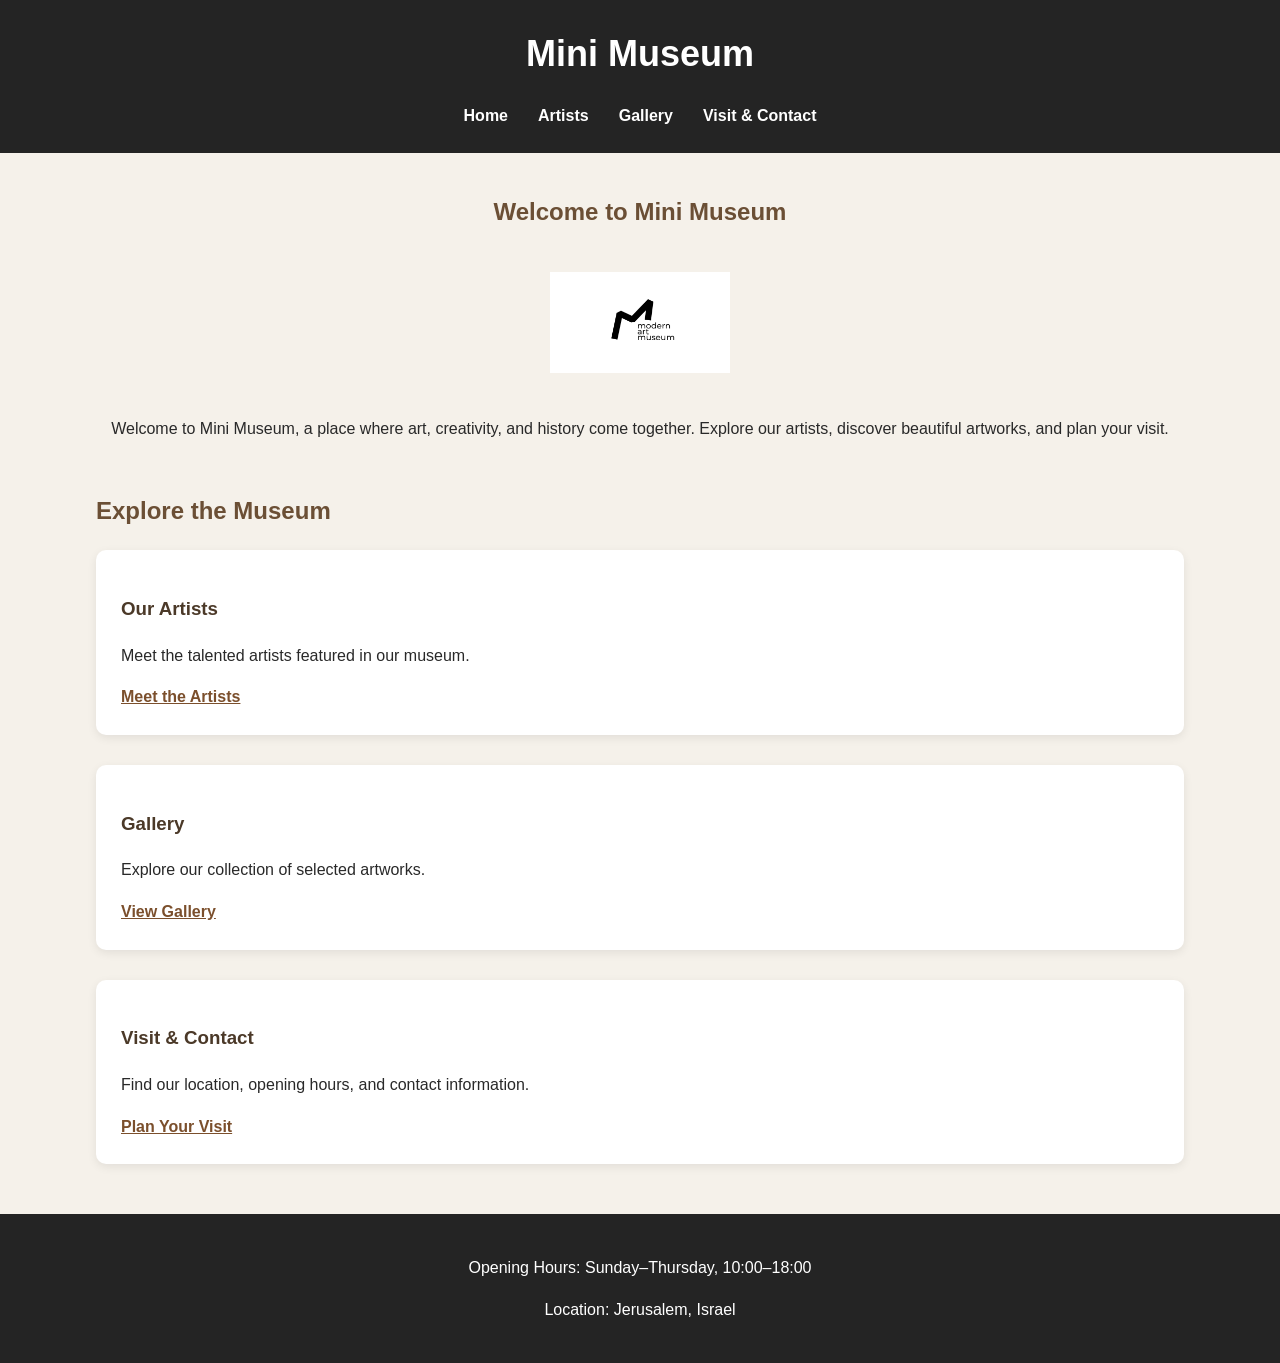
<file: index.html>
<!DOCTYPE html>
<html lang="en">
<head>
    <meta charset="UTF-8">
    <meta name="viewport" content="width=device-width, initial-scale=1.0">
    <link rel="stylesheet" href="style.css">
    <title>Mini Museum - Home</title>
</head>

<body>

<header>
    <h1>Mini Museum</h1>

    <nav>
        <a href="index.html">Home</a>
        <a href="artists.html">Artists</a>
        <a href="gallery.html">Gallery</a>
        <a href="visit.html">Visit & Contact</a>
    </nav>
</header>

<main>

    <section>
        <h2>Welcome to Mini Museum</h2>

<img src="img/logo.gif" alt="Mini Museum logo">
        <p>
            Welcome to Mini Museum, a place where art, creativity,
            and history come together. Explore our artists,
            discover beautiful artworks, and plan your visit.
        </p>
    </section>

    <section>
        <h2>Explore the Museum</h2>

        <article>
            <h3>Our Artists</h3>
            <p>Meet the talented artists featured in our museum.</p>
            <a href="artists.html">Meet the Artists</a>
        </article>

        <article>
            <h3>Gallery</h3>
            <p>Explore our collection of selected artworks.</p>
            <a href="gallery.html">View Gallery</a>
        </article>

        <article>
            <h3>Visit & Contact</h3>
            <p>Find our location, opening hours, and contact information.</p>
            <a href="visit.html">Plan Your Visit</a>
        </article>
    </section>

</main>

<footer>
    <p>Opening Hours: Sunday–Thursday, 10:00–18:00</p>
    <p>Location: Jerusalem, Israel</p>
</footer>

</body>
</html>
</file>
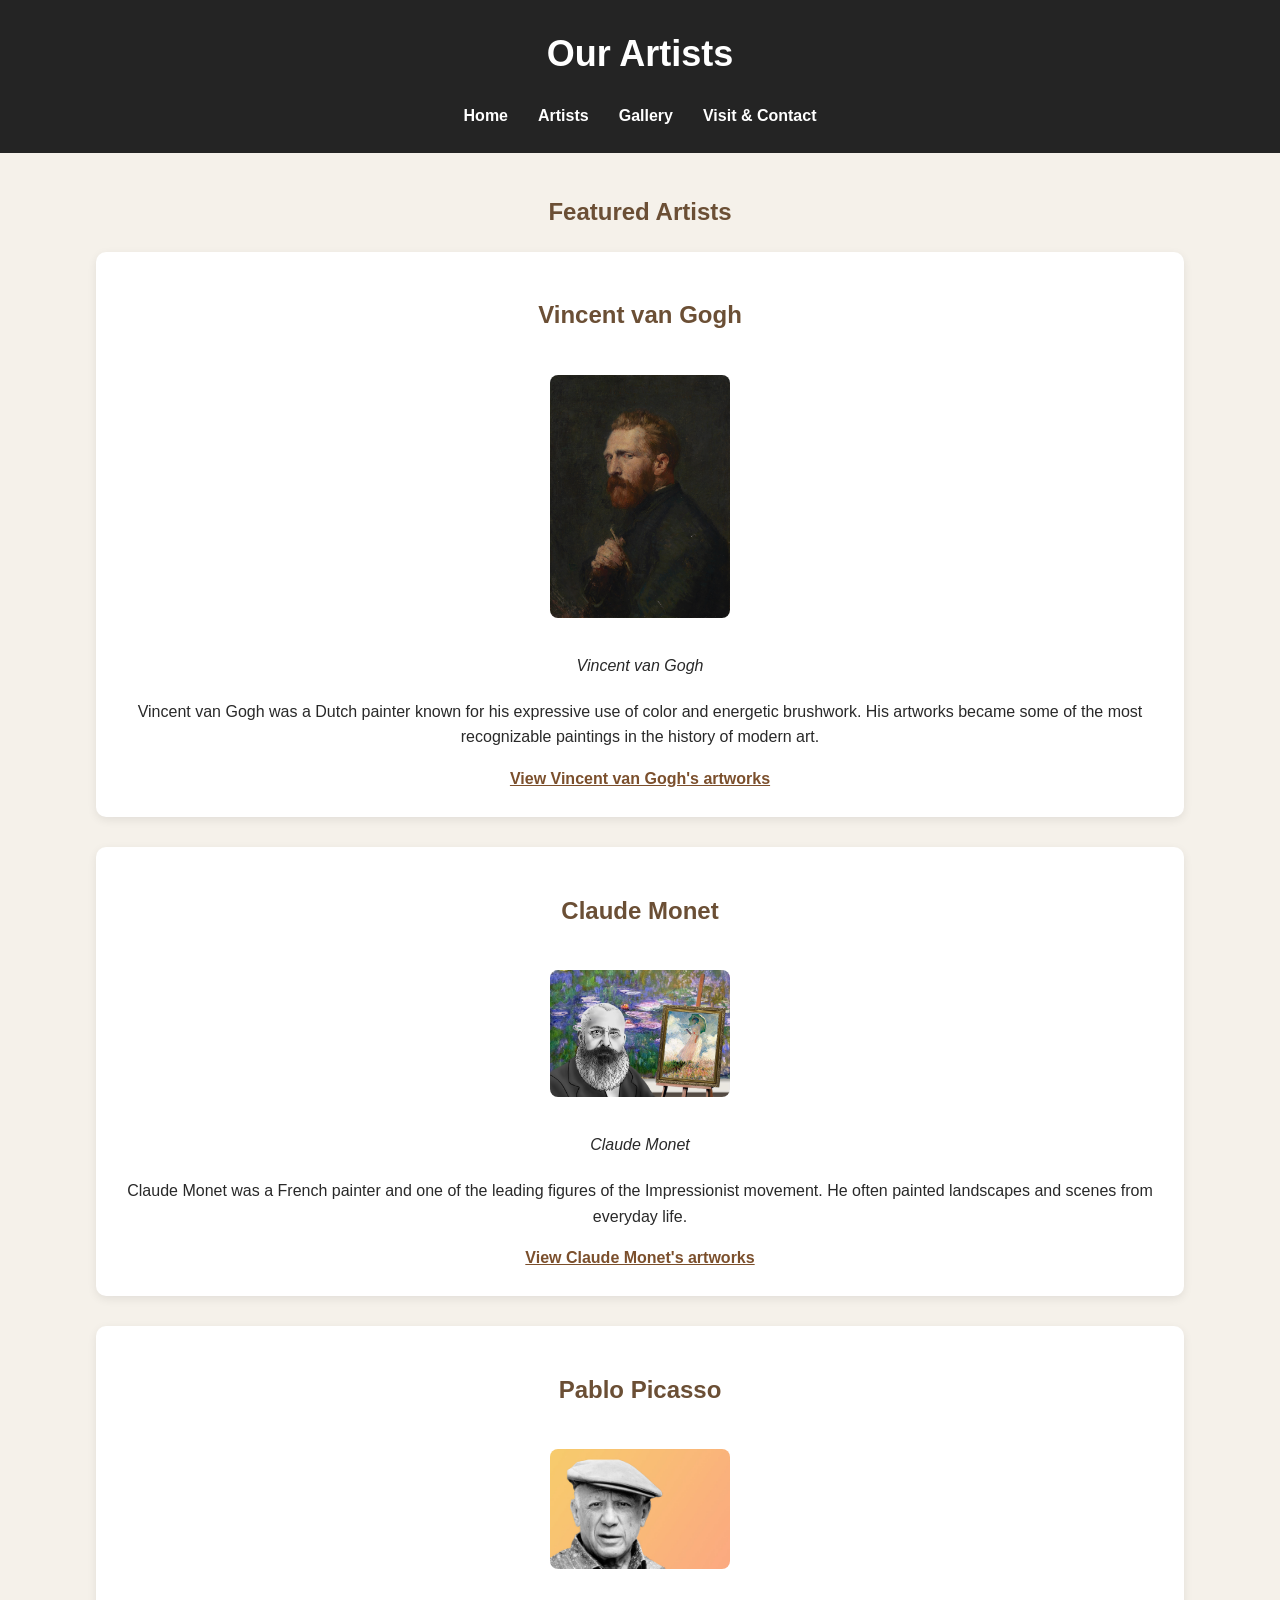
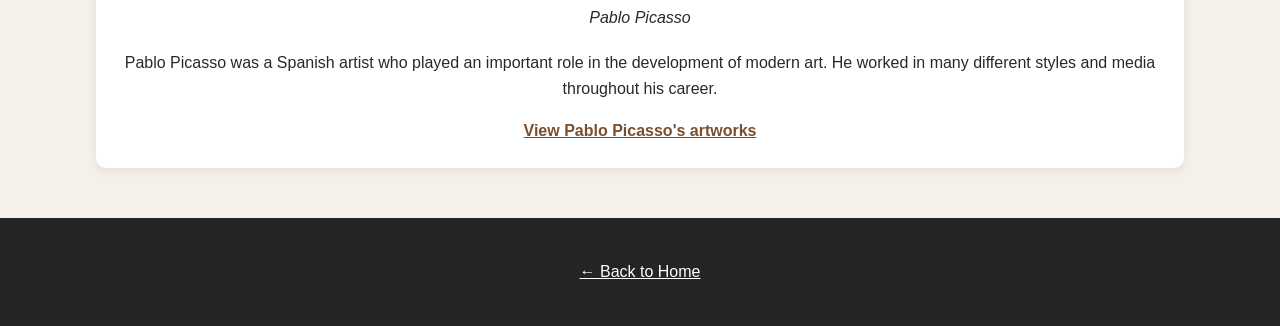
<file: artists.html>
<!DOCTYPE html>
<html lang="en">
<head>
    <meta charset="UTF-8">
    <meta name="viewport" content="width=device-width, initial-scale=1.0">
    <link rel="stylesheet" href="style.css">
    <title>Mini Museum - Artists</title>
</head>

<body>

<header>
    <h1>Our Artists</h1>

    <nav>
        <a href="index.html">Home</a>
        <a href="artists.html">Artists</a>
        <a href="gallery.html">Gallery</a>
        <a href="visit.html">Visit & Contact</a>
    </nav>
</header>

<main>

    <section>
        <h2>Featured Artists</h2>

        <article>
            <h2>Vincent van Gogh</h2>

            <figure>
                <img src="img/artist1.jpg"
                     alt="Portrait of Vincent van Gogh">
                <figcaption>Vincent van Gogh</figcaption>
            </figure>

            <p>
                Vincent van Gogh was a Dutch painter known for his
                expressive use of color and energetic brushwork.
                His artworks became some of the most recognizable
                paintings in the history of modern art.
            </p>

            <a href="gallery.html#vangogh">
                View Vincent van Gogh's artworks
            </a>
        </article>

        <article>
            <h2>Claude Monet</h2>

            <figure>
                <img src="img/artist2.jpg"
                     alt="Portrait of Claude Monet">
                <figcaption>Claude Monet</figcaption>
            </figure>

            <p>
                Claude Monet was a French painter and one of the
                leading figures of the Impressionist movement.
                He often painted landscapes and scenes from everyday life.
            </p>

            <a href="gallery.html#monet">
                View Claude Monet's artworks
            </a>
        </article>

        <article>
            <h2>Pablo Picasso</h2>

            <figure>
                <img src="img/artist3.jpg"
                     alt="Portrait of Pablo Picasso">
                <figcaption>Pablo Picasso</figcaption>
            </figure>

            <p>
                Pablo Picasso was a Spanish artist who played an
                important role in the development of modern art.
                He worked in many different styles and media throughout
                his career.
            </p>

            <a href="gallery.html#picasso">
                View Pablo Picasso's artworks
            </a>
        </article>

    </section>

</main>

<footer>
    <p>
        <a href="index.html">← Back to Home</a>
    </p>
</footer>

</body>
</html>
</file>
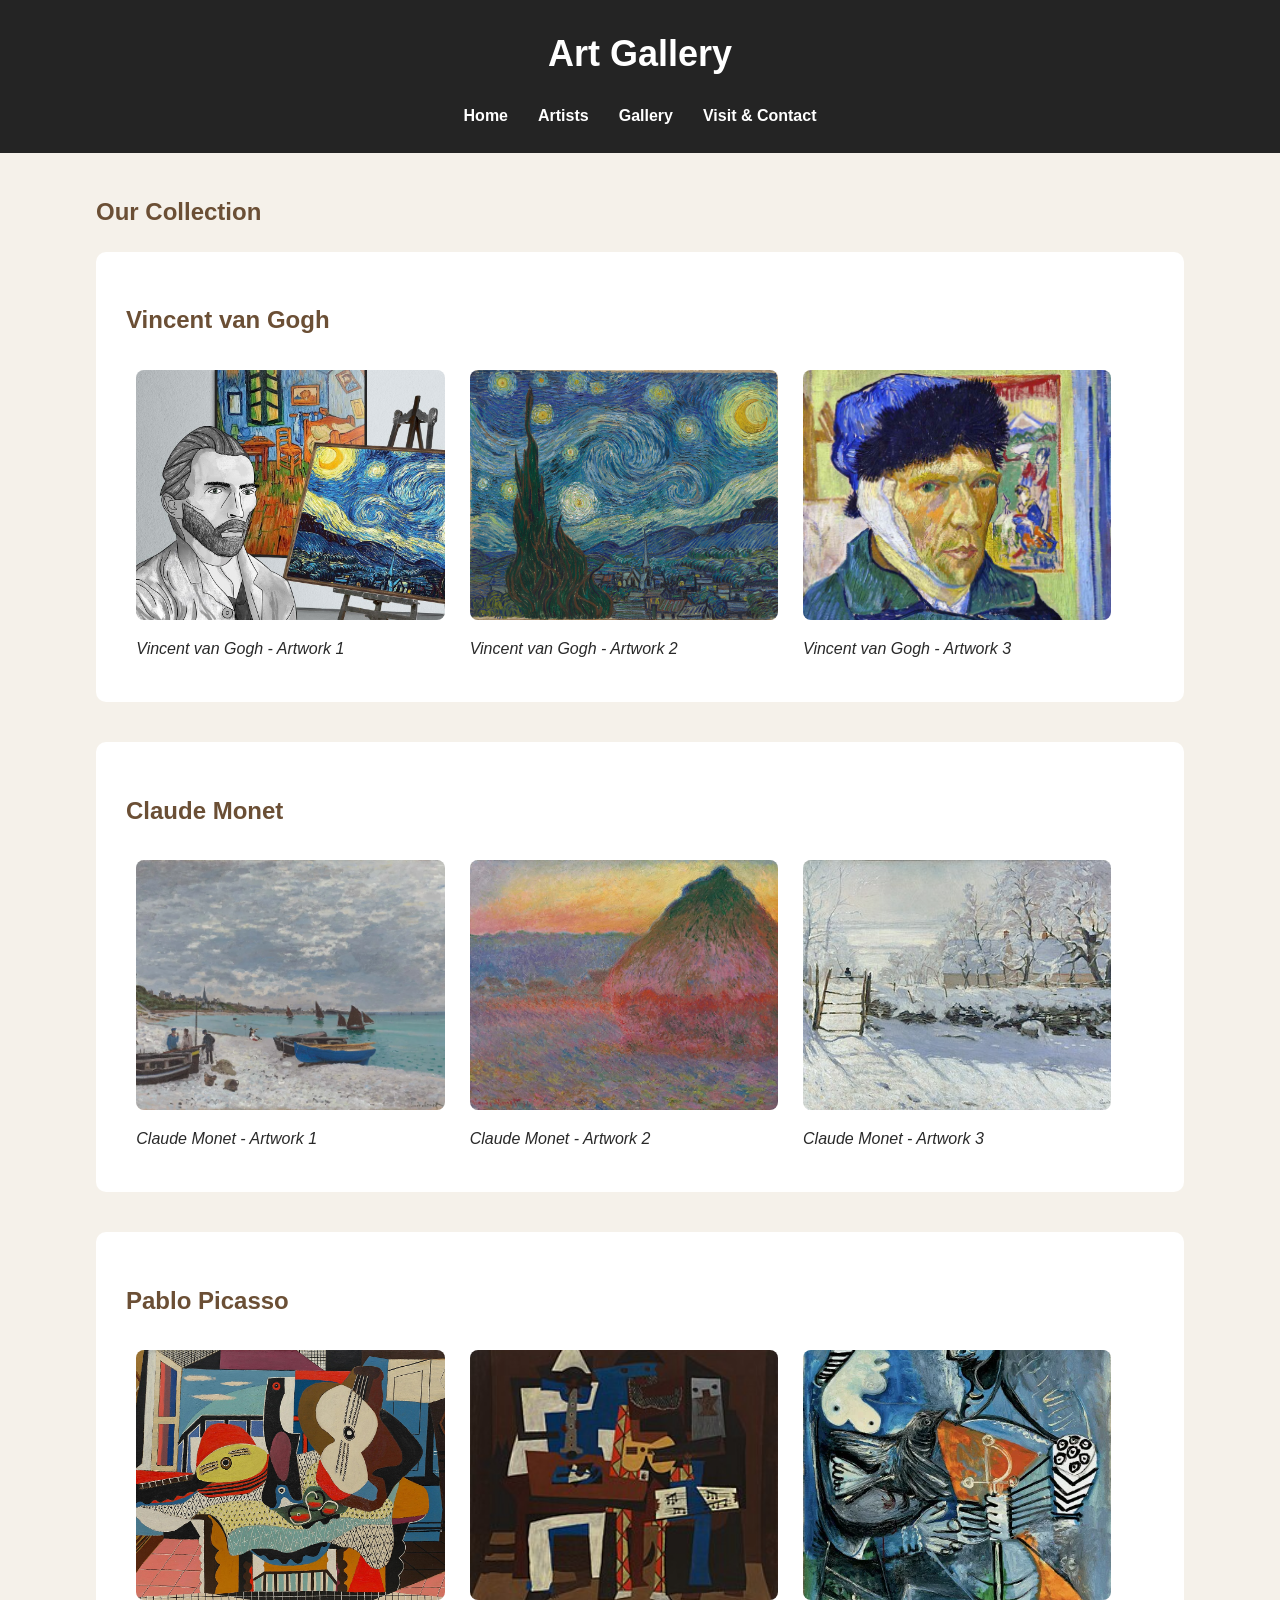
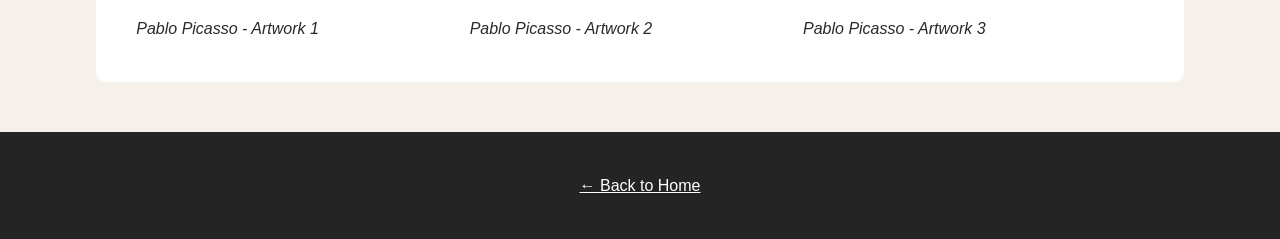
<file: gallery.html>
<!DOCTYPE html>
<html lang="en">
<head>
    <meta charset="UTF-8">
    <meta name="viewport" content="width=device-width, initial-scale=1.0">
    <link rel="stylesheet" href="style.css">
    <title>Mini Museum - Gallery</title>
</head>

<body>

<header>
    <h1>Art Gallery</h1>

    <nav>
        <a href="index.html">Home</a>
        <a href="artists.html">Artists</a>
        <a href="gallery.html">Gallery</a>
        <a href="visit.html">Visit & Contact</a>
    </nav>
</header>

<main>

    <h2>Our Collection</h2>

    <!-- Vincent van Gogh -->
    <section id="vangogh">

        <h2>Vincent van Gogh</h2>

        <figure>
            <a href="#popup1">
                <img src="img/vangogh1.jpg"
                     alt="Vincent van Gogh artwork 1">
            </a>
            <figcaption>Vincent van Gogh - Artwork 1</figcaption>
        </figure>

        <figure>
            <a href="#popup2">
                <img src="img/vangogh2.jpg"
                     alt="Vincent van Gogh artwork 2">
            </a>
            <figcaption>Vincent van Gogh - Artwork 2</figcaption>
        </figure>

        <figure>
            <a href="#popup3">
                <img src="img/vangogh3.jpg"
                     alt="Vincent van Gogh artwork 3">
            </a>
            <figcaption>Vincent van Gogh - Artwork 3</figcaption>
        </figure>

    </section>


    <!-- Claude Monet -->
    <section id="monet">

        <h2>Claude Monet</h2>

        <figure>
            <a href="#popup4">
                <img src="img/monet1.jpg"
                     alt="Claude Monet artwork 1">
            </a>
            <figcaption>Claude Monet - Artwork 1</figcaption>
        </figure>

        <figure>
            <a href="#popup5">
                <img src="img/monet2.jpg"
                     alt="Claude Monet artwork 2">
            </a>
            <figcaption>Claude Monet - Artwork 2</figcaption>
        </figure>

        <figure>
            <a href="#popup6">
                <img src="img/monet3.jpg"
                     alt="Claude Monet artwork 3">
            </a>
            <figcaption>Claude Monet - Artwork 3</figcaption>
        </figure>

    </section>


    <!-- Pablo Picasso -->
    <section id="picasso">

        <h2>Pablo Picasso</h2>

        <figure>
            <a href="#popup7">
                <img src="img/picasso1.jpg"
                     alt="Pablo Picasso artwork 1">
            </a>
            <figcaption>Pablo Picasso - Artwork 1</figcaption>
        </figure>

        <figure>
            <a href="#popup8">
                <img src="img/picasso2.jpg"
                     alt="Pablo Picasso artwork 2">
            </a>
            <figcaption>Pablo Picasso - Artwork 2</figcaption>
        </figure>

        <figure>
            <a href="#popup9">
                <img src="img/picasso3.jpg"
                     alt="Pablo Picasso artwork 3">
            </a>
            <figcaption>Pablo Picasso - Artwork 3</figcaption>
        </figure>

    </section>


    <!-- Popups -->

    <section id="popup1">
        <h2>Artwork 1</h2>
        <img src="img/vangogh1.jpg"
             alt="Large view of Vincent van Gogh artwork 1">
        <a href="#">× Close</a>
    </section>

    <section id="popup2">
        <h2>Artwork 2</h2>
        <img src="img/vangogh2.jpg"
             alt="Large view of Vincent van Gogh artwork 2">
        <a href="#">× Close</a>
    </section>

    <section id="popup3">
        <h2>Artwork 3</h2>
        <img src="img/vangogh3.jpg"
             alt="Large view of Vincent van Gogh artwork 3">
        <a href="#">× Close</a>
    </section>

    <section id="popup4">
        <h2>Artwork 4</h2>
        <img src="img/monet1.jpg"
             alt="Large view of Claude Monet artwork 1">
        <a href="#">× Close</a>
    </section>

    <section id="popup5">
        <h2>Artwork 5</h2>
        <img src="img/monet2.jpg"
             alt="Large view of Claude Monet artwork 2">
        <a href="#">× Close</a>
    </section>

    <section id="popup6">
        <h2>Artwork 6</h2>
        <img src="img/monet3.jpg"
             alt="Large view of Claude Monet artwork 3">
        <a href="#">× Close</a>
    </section>

    <section id="popup7">
        <h2>Artwork 7</h2>
        <img src="img/picasso1.jpg"
             alt="Large view of Pablo Picasso artwork 1">
        <a href="#">× Close</a>
    </section>

    <section id="popup8">
        <h2>Artwork 8</h2>
        <img src="img/picasso2.jpg"
             alt="Large view of Pablo Picasso artwork 2">
        <a href="#">× Close</a>
    </section>

    <section id="popup9">
        <h2>Artwork 9</h2>
        <img src="img/picasso3.jpg"
             alt="Large view of Pablo Picasso artwork 3">
        <a href="#">× Close</a>
    </section>

</main>

<footer>
    <p>
        <a href="index.html">← Back to Home</a>
    </p>
</footer>

</body>
</html>
</file>
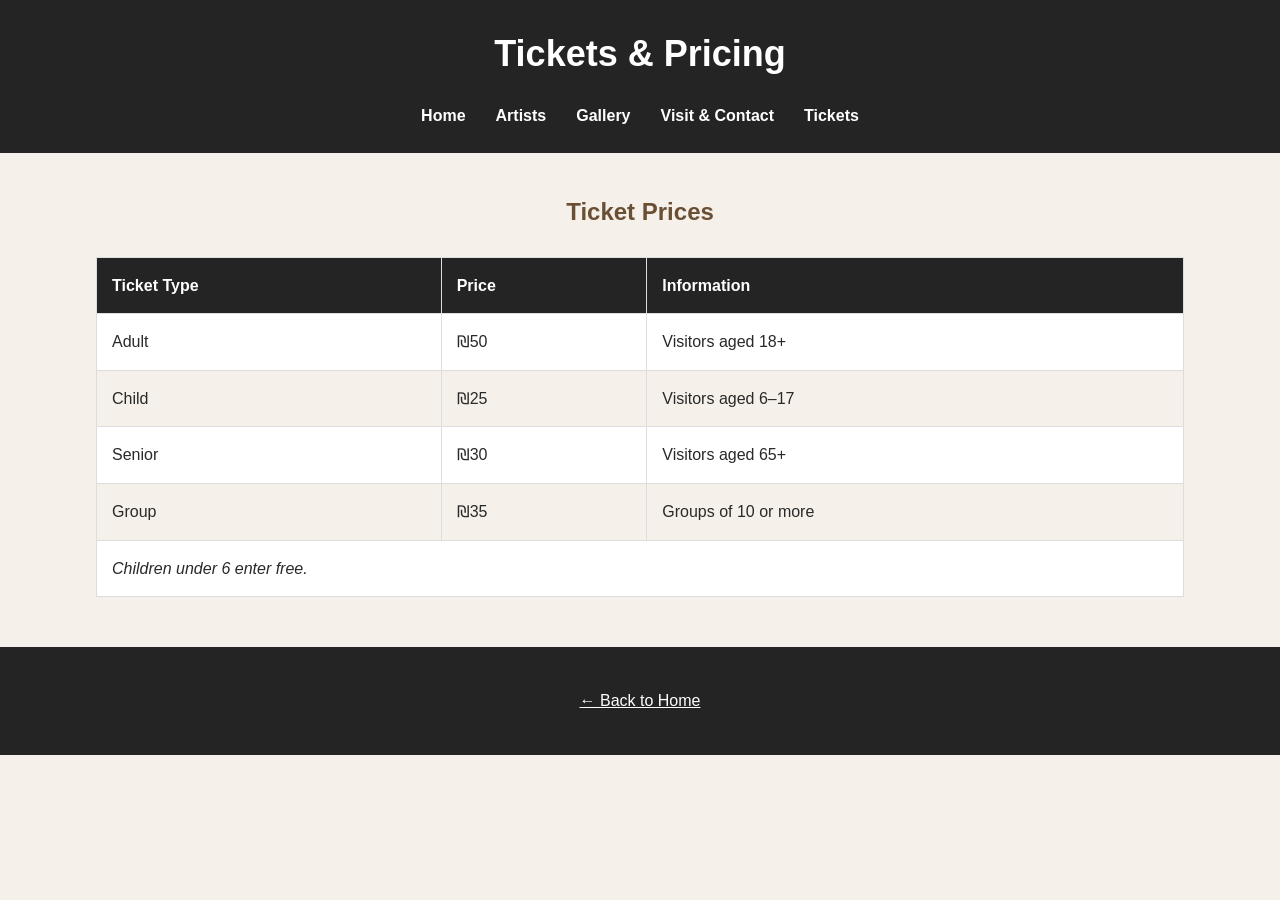
<file: pricing.html>
<!DOCTYPE html>
<html lang="en">
<head>
    <meta charset="UTF-8">
    <meta name="viewport" content="width=device-width, initial-scale=1.0">
    <link rel="stylesheet" href="style.css">
    <title>Mini Museum - Tickets</title>
</head>

<body>

<header>
    <h1>Tickets & Pricing</h1>

    <nav>
        <a href="index.html">Home</a>
        <a href="artists.html">Artists</a>
        <a href="gallery.html">Gallery</a>
        <a href="visit.html">Visit & Contact</a>
        <a href="pricing.html">Tickets</a>
    </nav>
</header>

<main>

    <section>
        <h2>Ticket Prices</h2>

        <table>
            <thead>
                <tr>
                    <th>Ticket Type</th>
                    <th>Price</th>
                    <th>Information</th>
                </tr>
            </thead>

            <tbody>
                <tr>
                    <td>Adult</td>
                    <td>₪50</td>
                    <td>Visitors aged 18+</td>
                </tr>

                <tr>
                    <td>Child</td>
                    <td>₪25</td>
                    <td>Visitors aged 6–17</td>
                </tr>

                <tr>
                    <td>Senior</td>
                    <td>₪30</td>
                    <td>Visitors aged 65+</td>
                </tr>

                <tr>
                    <td>Group</td>
                    <td>₪35</td>
                    <td>Groups of 10 or more</td>
                </tr>
            </tbody>

            <tfoot>
                <tr>
                    <td colspan="3">
                        Children under 6 enter free.
                    </td>
                </tr>
            </tfoot>
        </table>

    </section>

</main>

<footer>
    <p>
        <a href="index.html">← Back to Home</a>
    </p>
</footer>

</body>
</html>
</file>
<file: style.css>
/* General */

* {
    box-sizing: border-box;
}

html {
    scroll-behavior: smooth;
}

body {
    margin: 0;
    font-family: Arial, sans-serif;
    background-color: #f5f1ea;
    color: #292929;
    line-height: 1.6;
}


/* Header */

header {
    background-color: #242424;
    color: white;
    padding: 25px 8%;
    text-align: center;
}

header h1 {
    margin: 0 0 20px;
    font-size: 36px;
}


/* Navigation */

nav {
    display: flex;
    justify-content: center;
    gap: 30px;
    flex-wrap: wrap;
}

nav a {
    color: white;
    text-decoration: none;
    font-weight: bold;
}

nav a:hover {
    text-decoration: underline;
}


/* Main */

main {
    width: 85%;
    max-width: 1200px;
    margin: 40px auto;
}

section {
    margin-bottom: 50px;
}

h2 {
    color: #6b4f35;
    margin-bottom: 20px;
}

h3 {
    color: #4b3928;
}


/* Home */

main > section:first-child {
    text-align: center;
}

main > section:first-child img {
    width: 180px;
    max-width: 100%;
    margin: 20px 0;
}


/* Articles */

article {
    background-color: white;
    padding: 25px;
    margin-bottom: 30px;
    border-radius: 10px;
    box-shadow: 0 3px 10px rgba(0, 0, 0, 0.08);
}

figure {
    margin: 20px 0;
}

figure img {
    max-width: 100%;
    width: 300px;
    height: auto;
    border-radius: 8px;
}

figcaption {
    font-style: italic;
    margin-top: 8px;
}


/* Links */

a {
    color: #7b4f2c;
}

article a {
    font-weight: bold;
}


/* Gallery */

#vangogh,
#monet,
#picasso {
    background-color: white;
    padding: 30px;
    border-radius: 10px;
    margin-bottom: 40px;
}

#vangogh figure,
#monet figure,
#picasso figure {
    display: inline-block;
    vertical-align: top;
    width: 30%;
    margin: 1%;
}

#vangogh figure img,
#monet figure img,
#picasso figure img {
    width: 100%;
    height: 250px;
    object-fit: cover;
    transition: transform 0.2s;
}

#vangogh figure img:hover,
#monet figure img:hover,
#picasso figure img:hover {
    transform: scale(1.03);
}


/* Popups */

#popup1,
#popup2,
#popup3,
#popup4,
#popup5,
#popup6,
#popup7,
#popup8,
#popup9 {
    display: none;
}

#popup1:target,
#popup2:target,
#popup3:target,
#popup4:target,
#popup5:target,
#popup6:target,
#popup7:target,
#popup8:target,
#popup9:target {
    display: block;
    position: fixed;
    top: 0;
    left: 0;

    width: 100%;
    height: 100%;

    background-color: rgba(0, 0, 0, 0.9);

    padding: 50px;
    text-align: center;

    z-index: 1000;
}

#popup1 img,
#popup2 img,
#popup3 img,
#popup4 img,
#popup5 img,
#popup6 img,
#popup7 img,
#popup8 img,
#popup9 img {
    max-width: 80%;
    max-height: 75vh;
    width: auto;
}

#popup1 a,
#popup2 a,
#popup3 a,
#popup4 a,
#popup5 a,
#popup6 a,
#popup7 a,
#popup8 a,
#popup9 a {
    display: block;
    color: white;
    font-size: 20px;
    margin-top: 20px;
}


/* Visit */

iframe {
    max-width: 100%;
    border: 0;
    border-radius: 10px;
}

video {
    max-width: 100%;
    border-radius: 10px;
}

address {
    background-color: white;
    padding: 25px;
    border-radius: 10px;
    font-style: normal;
}


/* Footer */

footer {
    background-color: #242424;
    color: white;
    text-align: center;
    padding: 25px;
    margin-top: 50px;
}

footer a {
    color: white;
}


/* Responsive */

@media (max-width: 700px) {

    header h1 {
        font-size: 28px;
    }

    nav {
        flex-direction: column;
        gap: 10px;
    }

    main {
        width: 92%;
    }

    #vangogh figure,
    #monet figure,
    #picasso figure {
        display: block;
        width: 100%;
        margin: 20px 0;
    }
}
table {
    width: 100%;
    border-collapse: collapse;
    background-color: white;
    margin-top: 25px;
}

th,
td {
    border: 1px solid #ddd;
    padding: 15px;
    text-align: left;
}

th {
    background-color: #242424;
    color: white;
}

tbody tr:nth-child(even) {
    background-color: #f5f1ea;
}

tfoot {
    font-style: italic;
    text-align: center;
}
</file>
